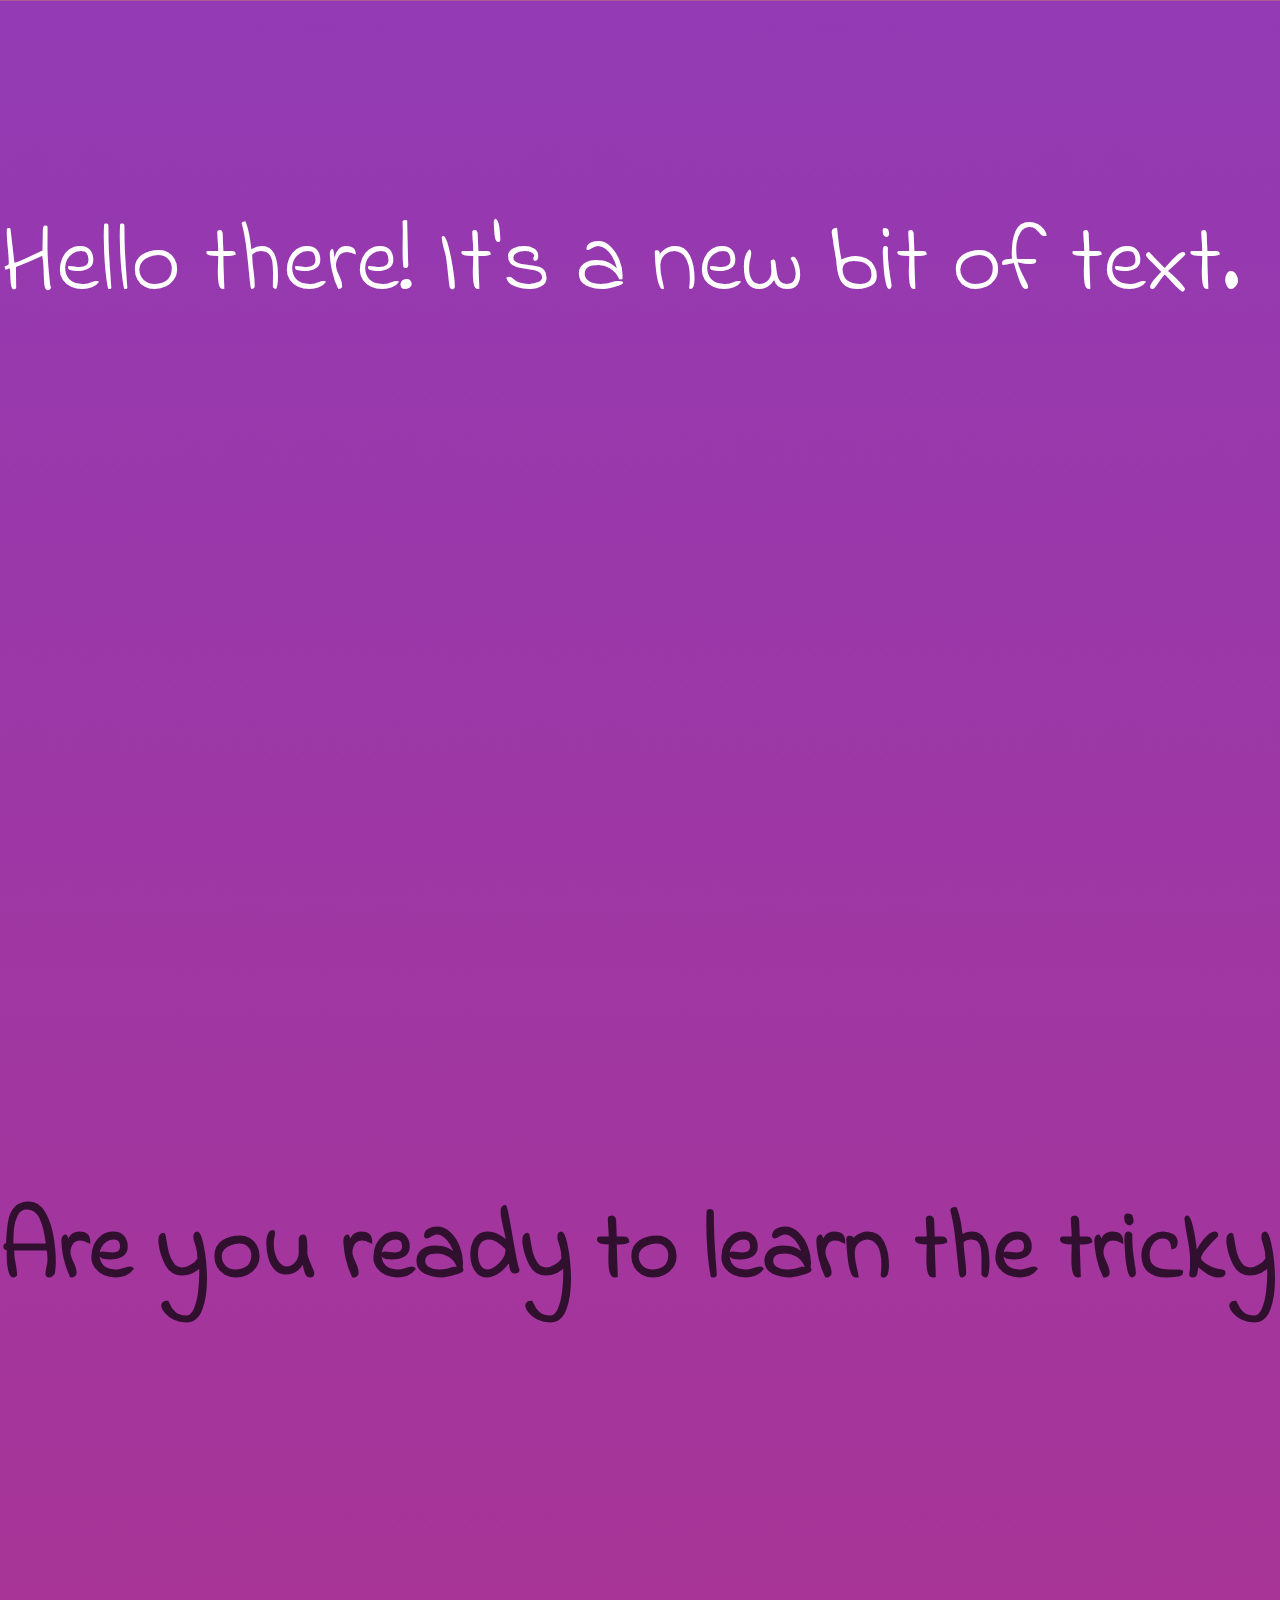
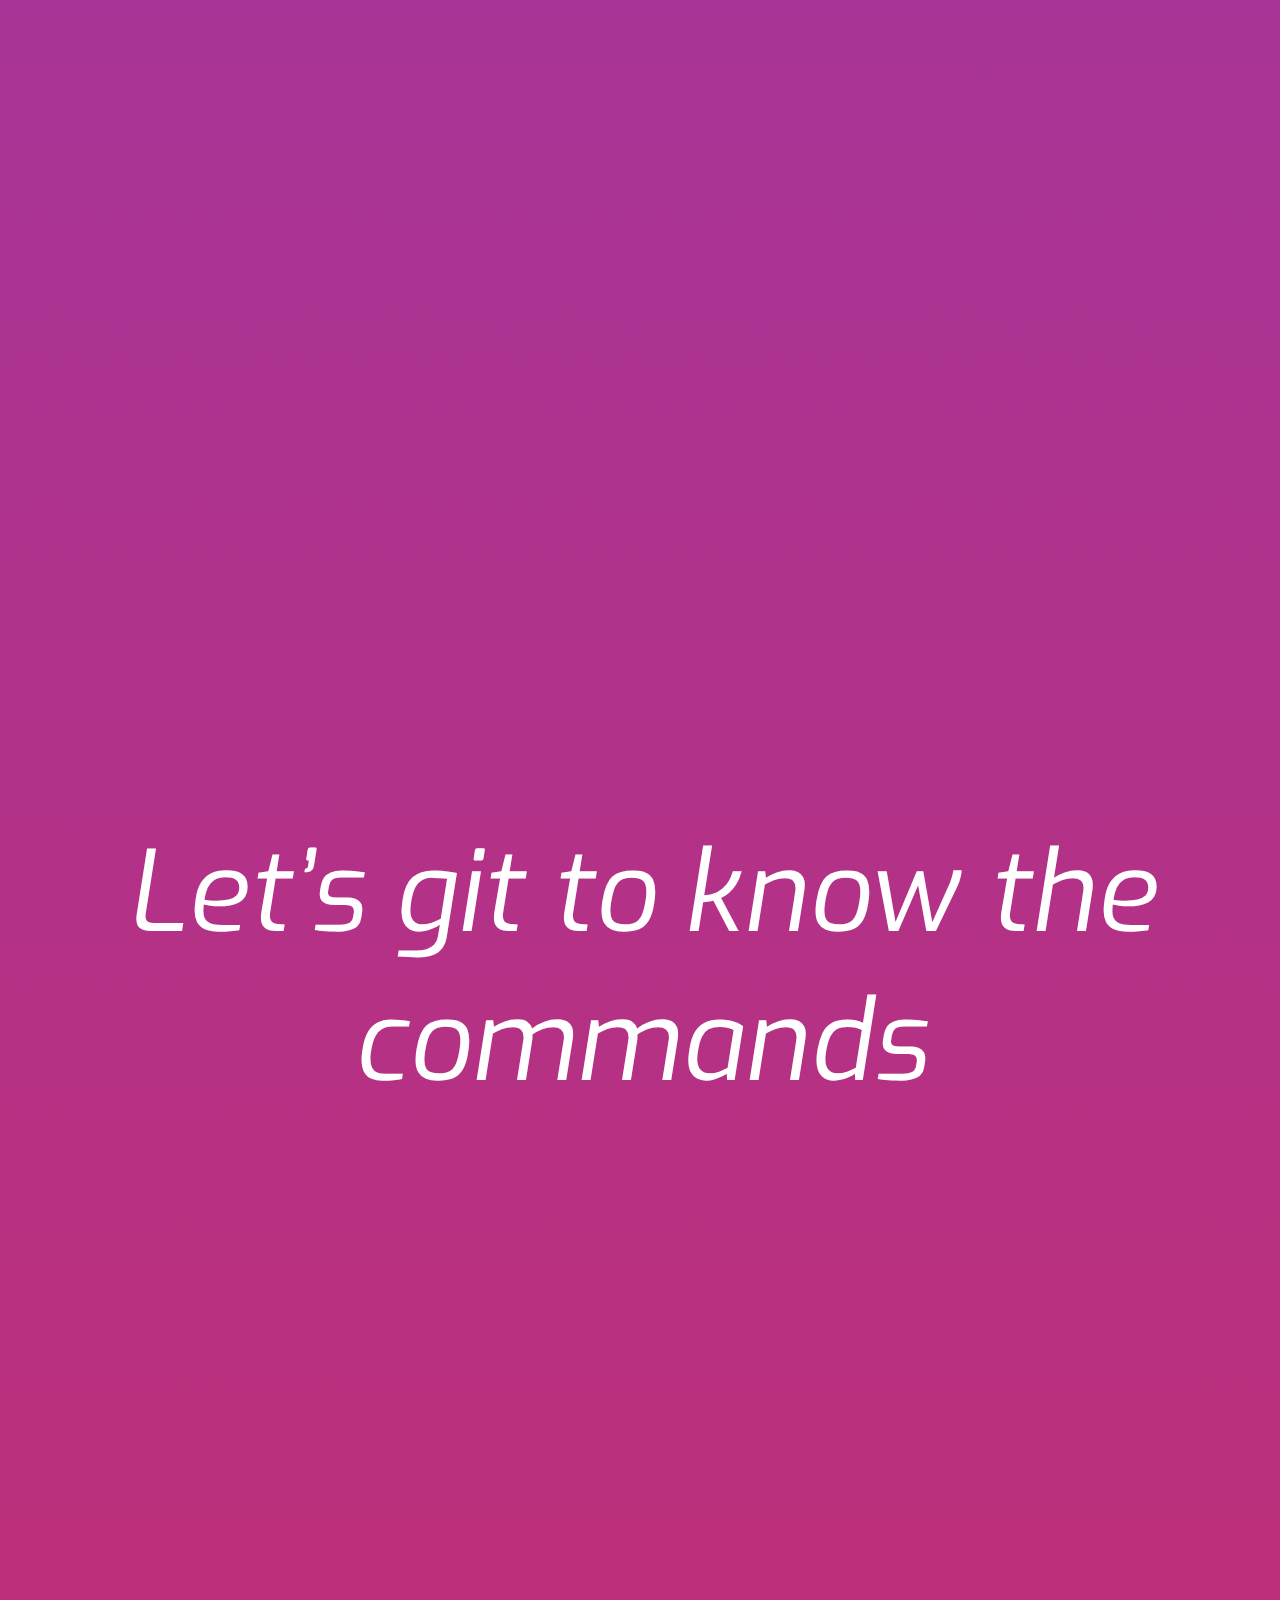
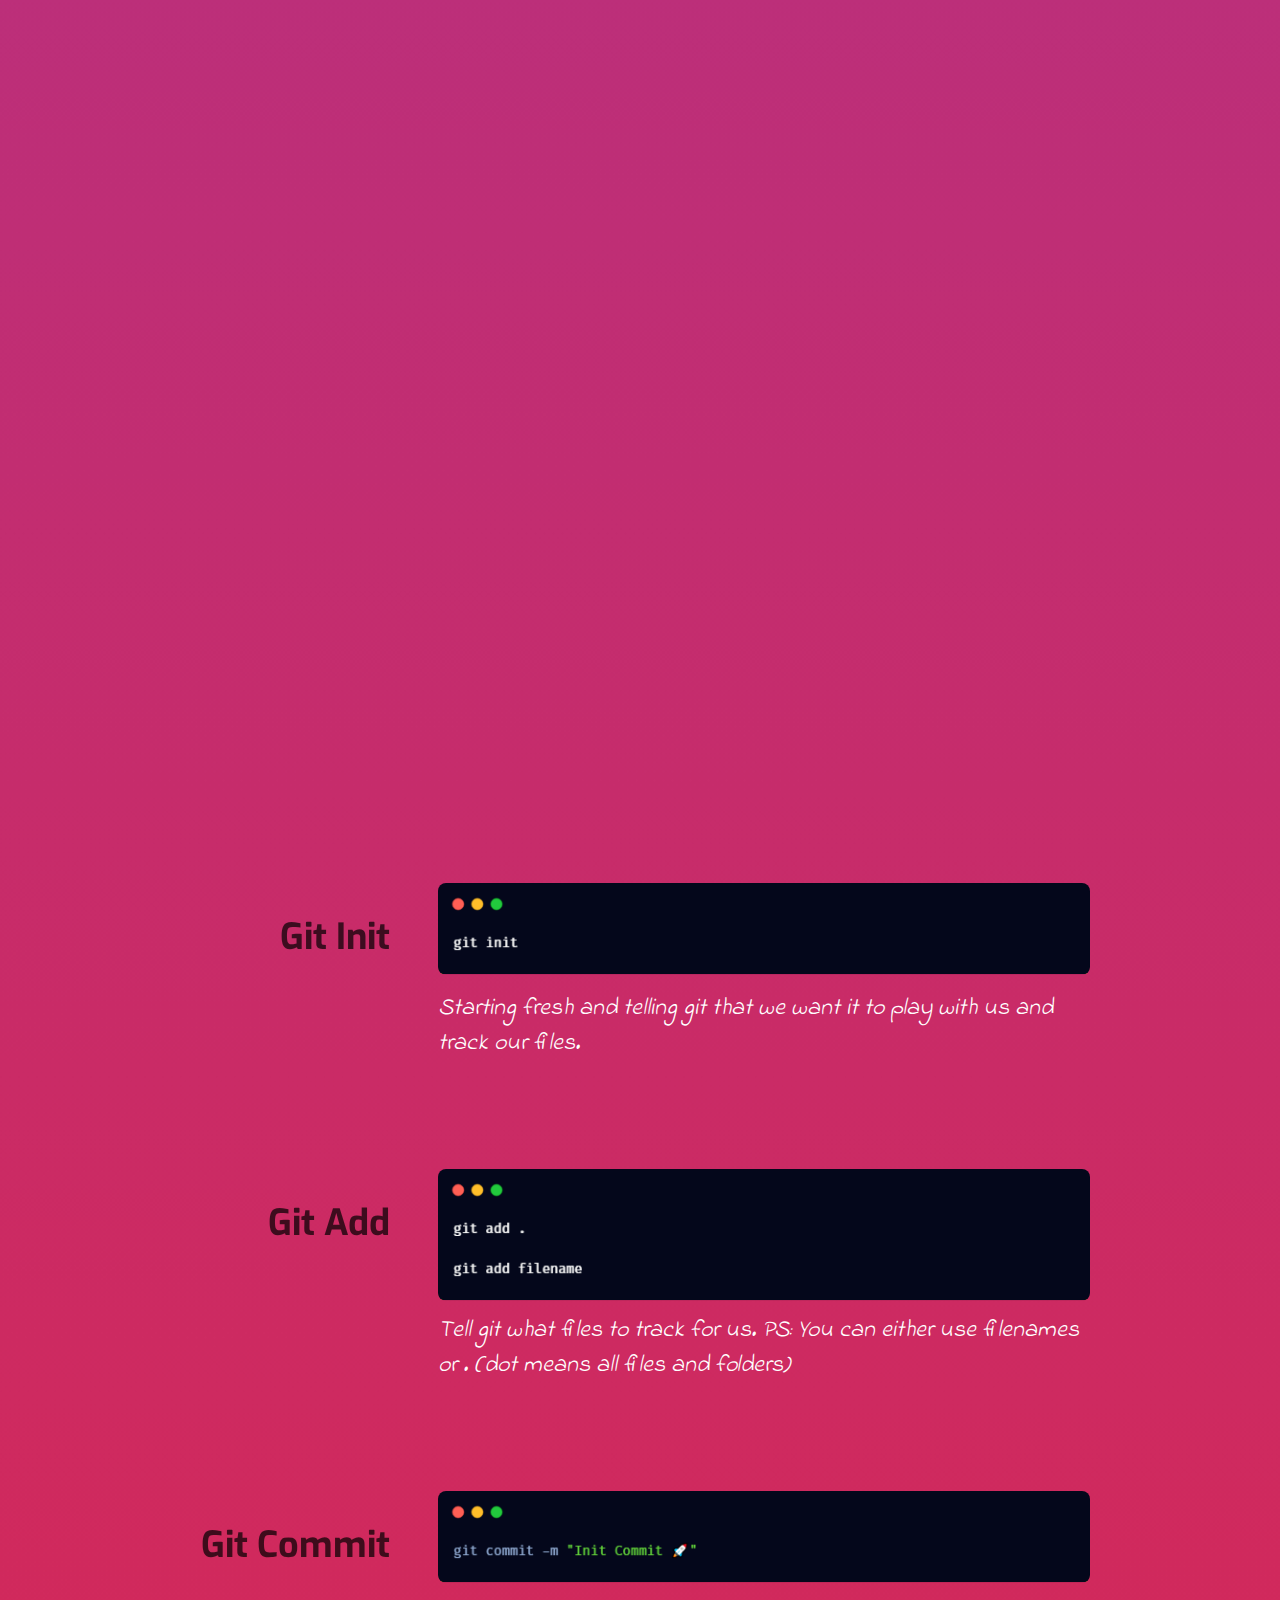
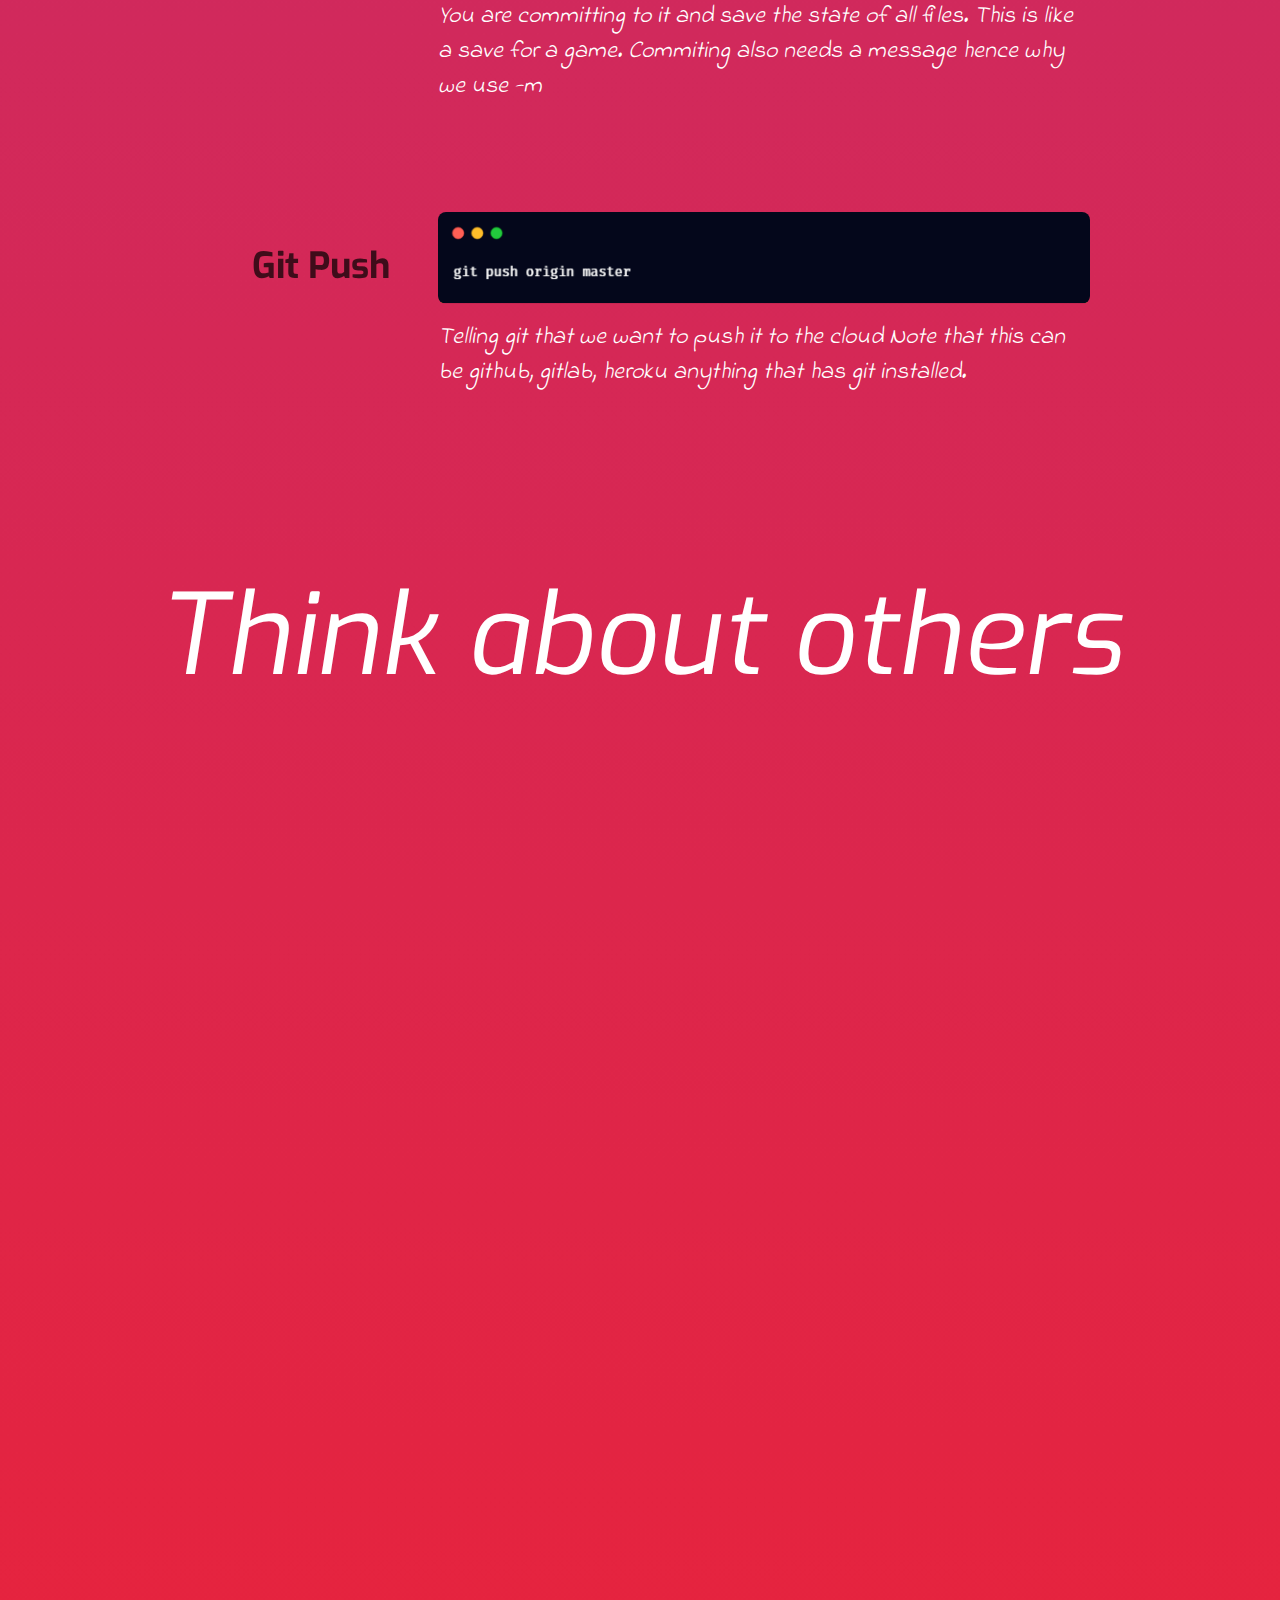
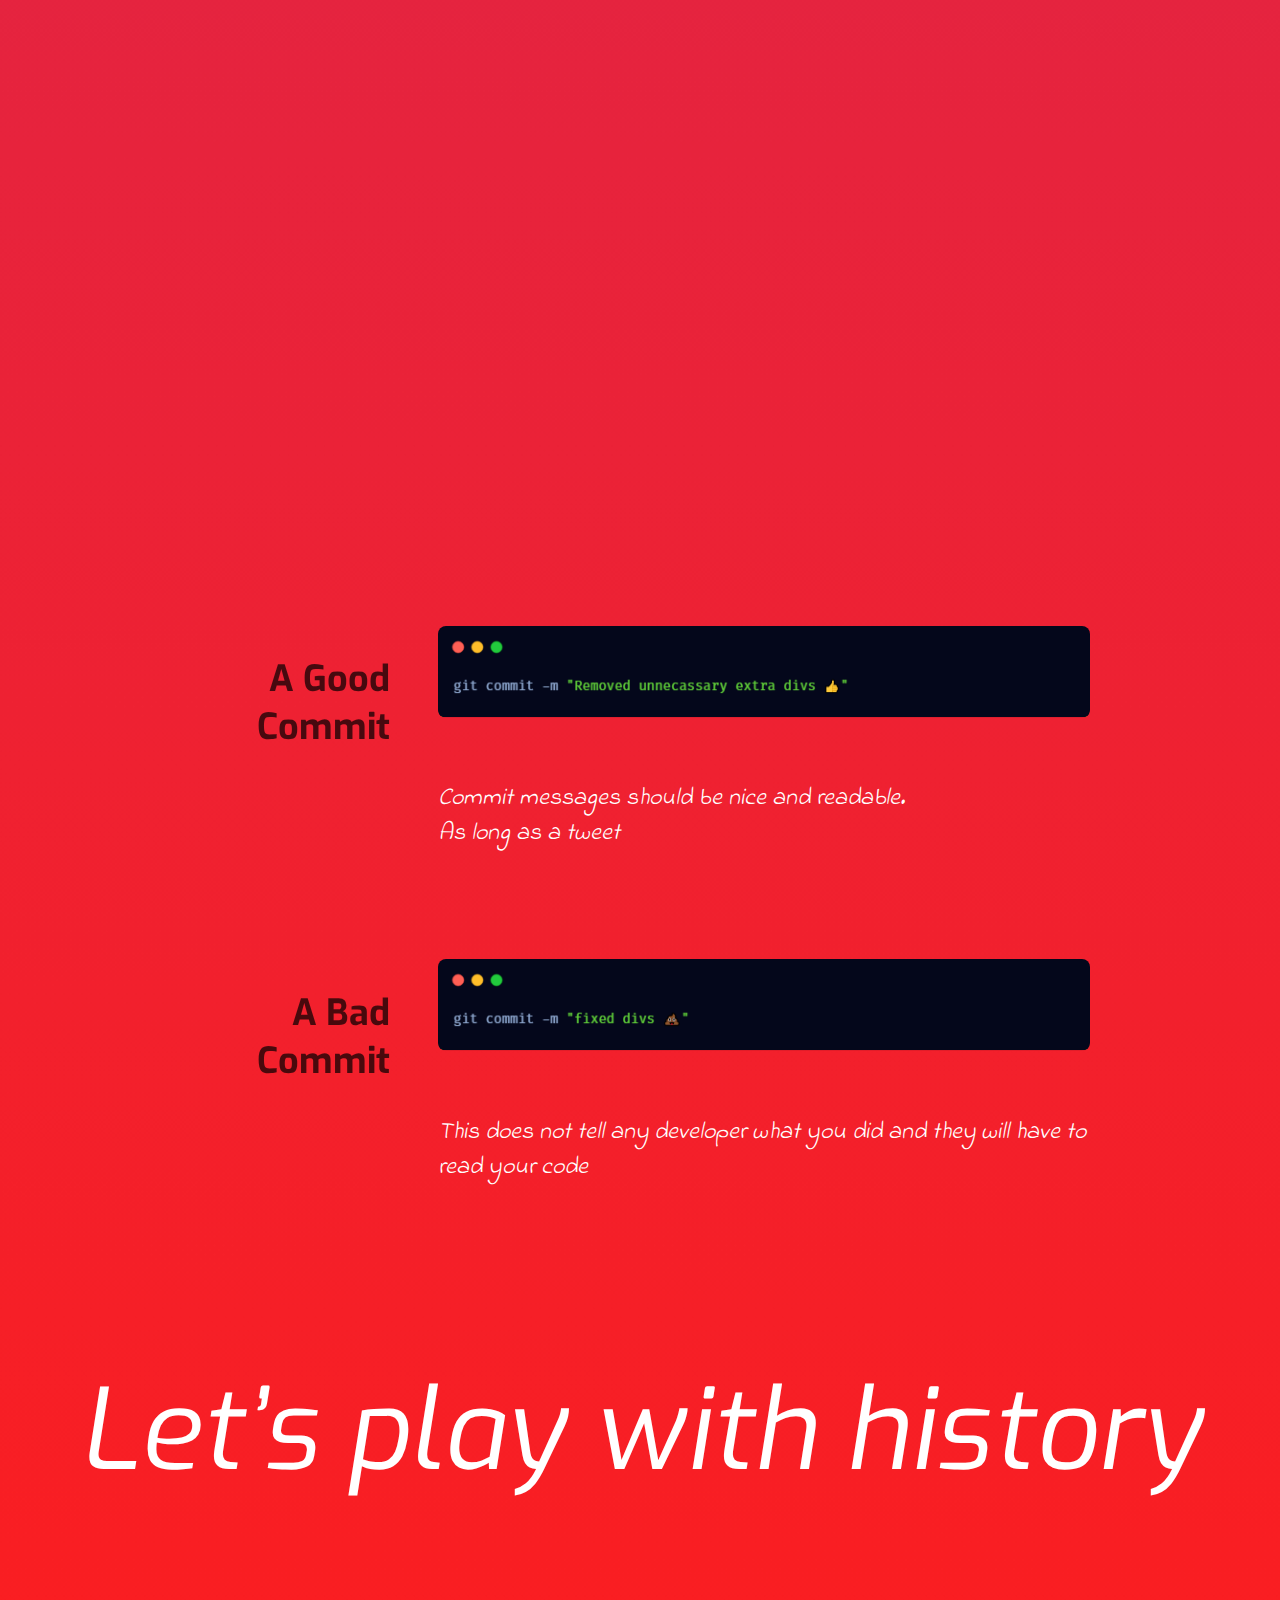
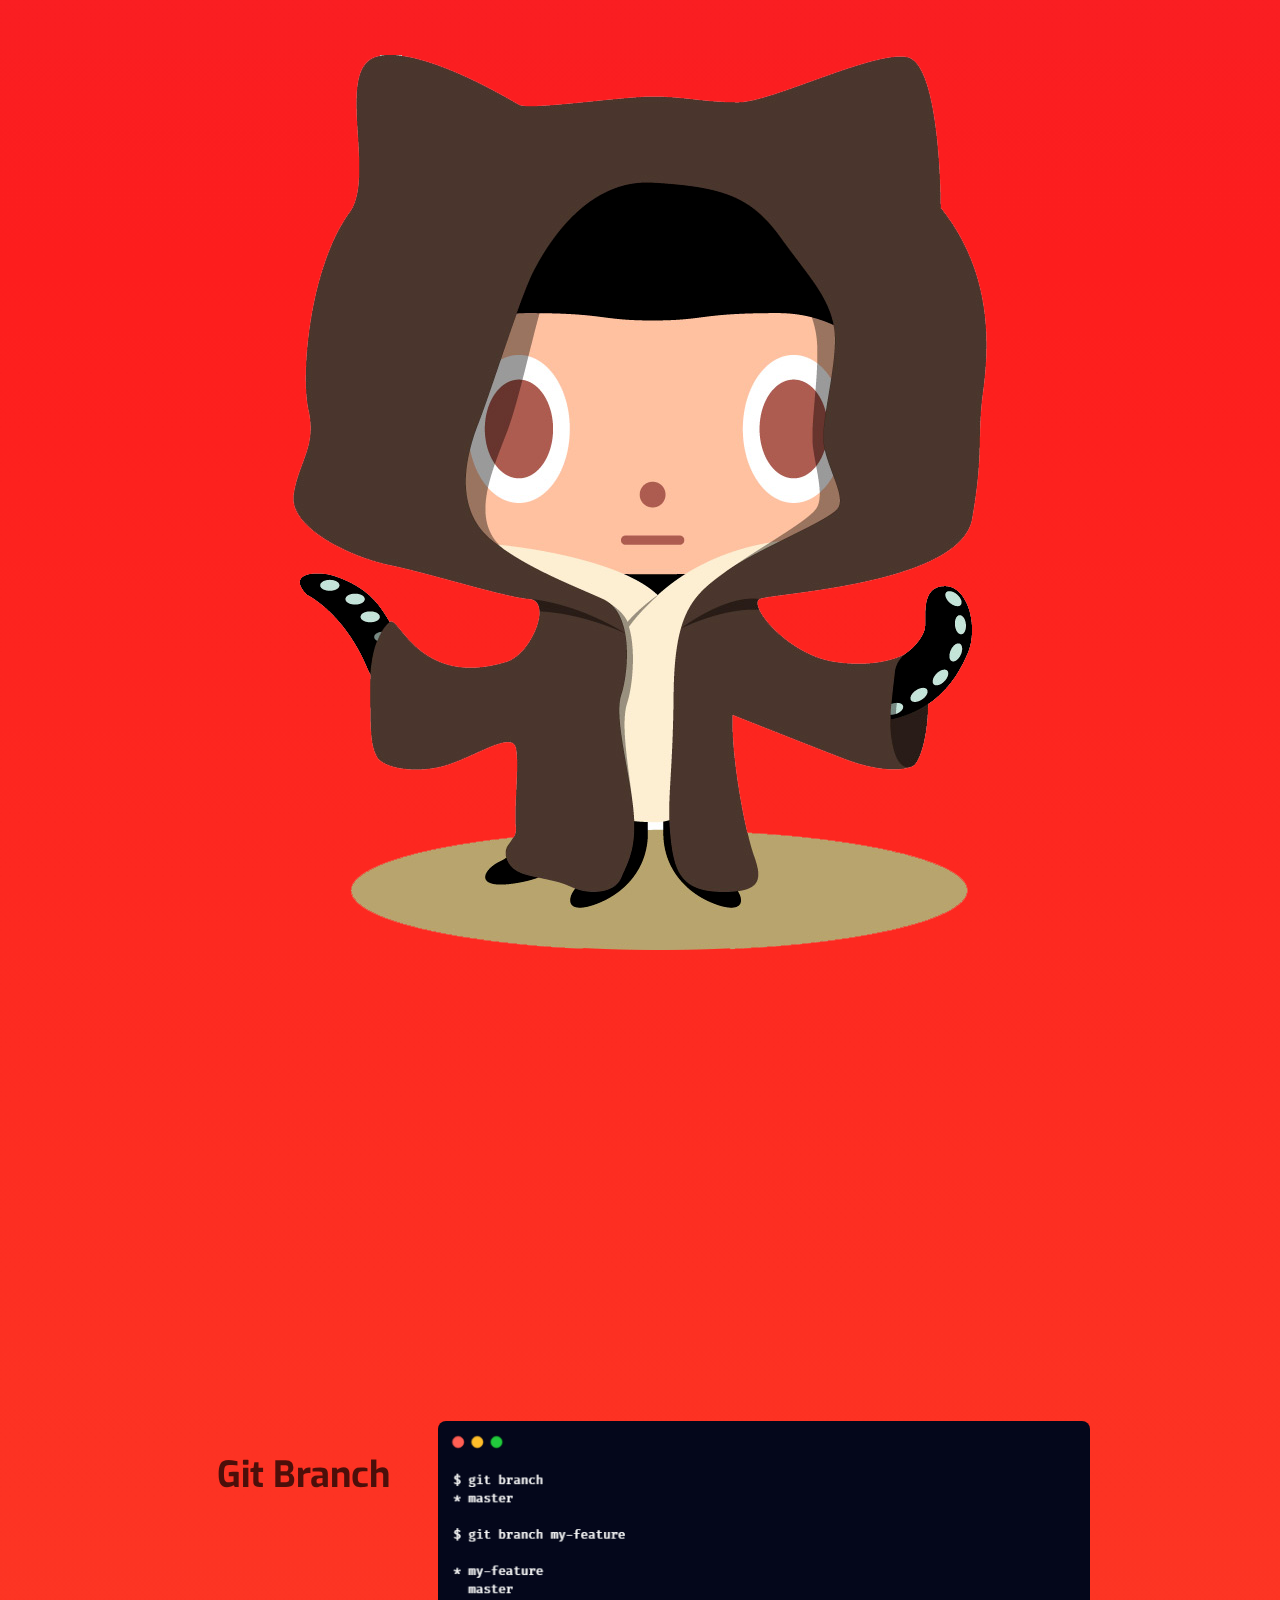
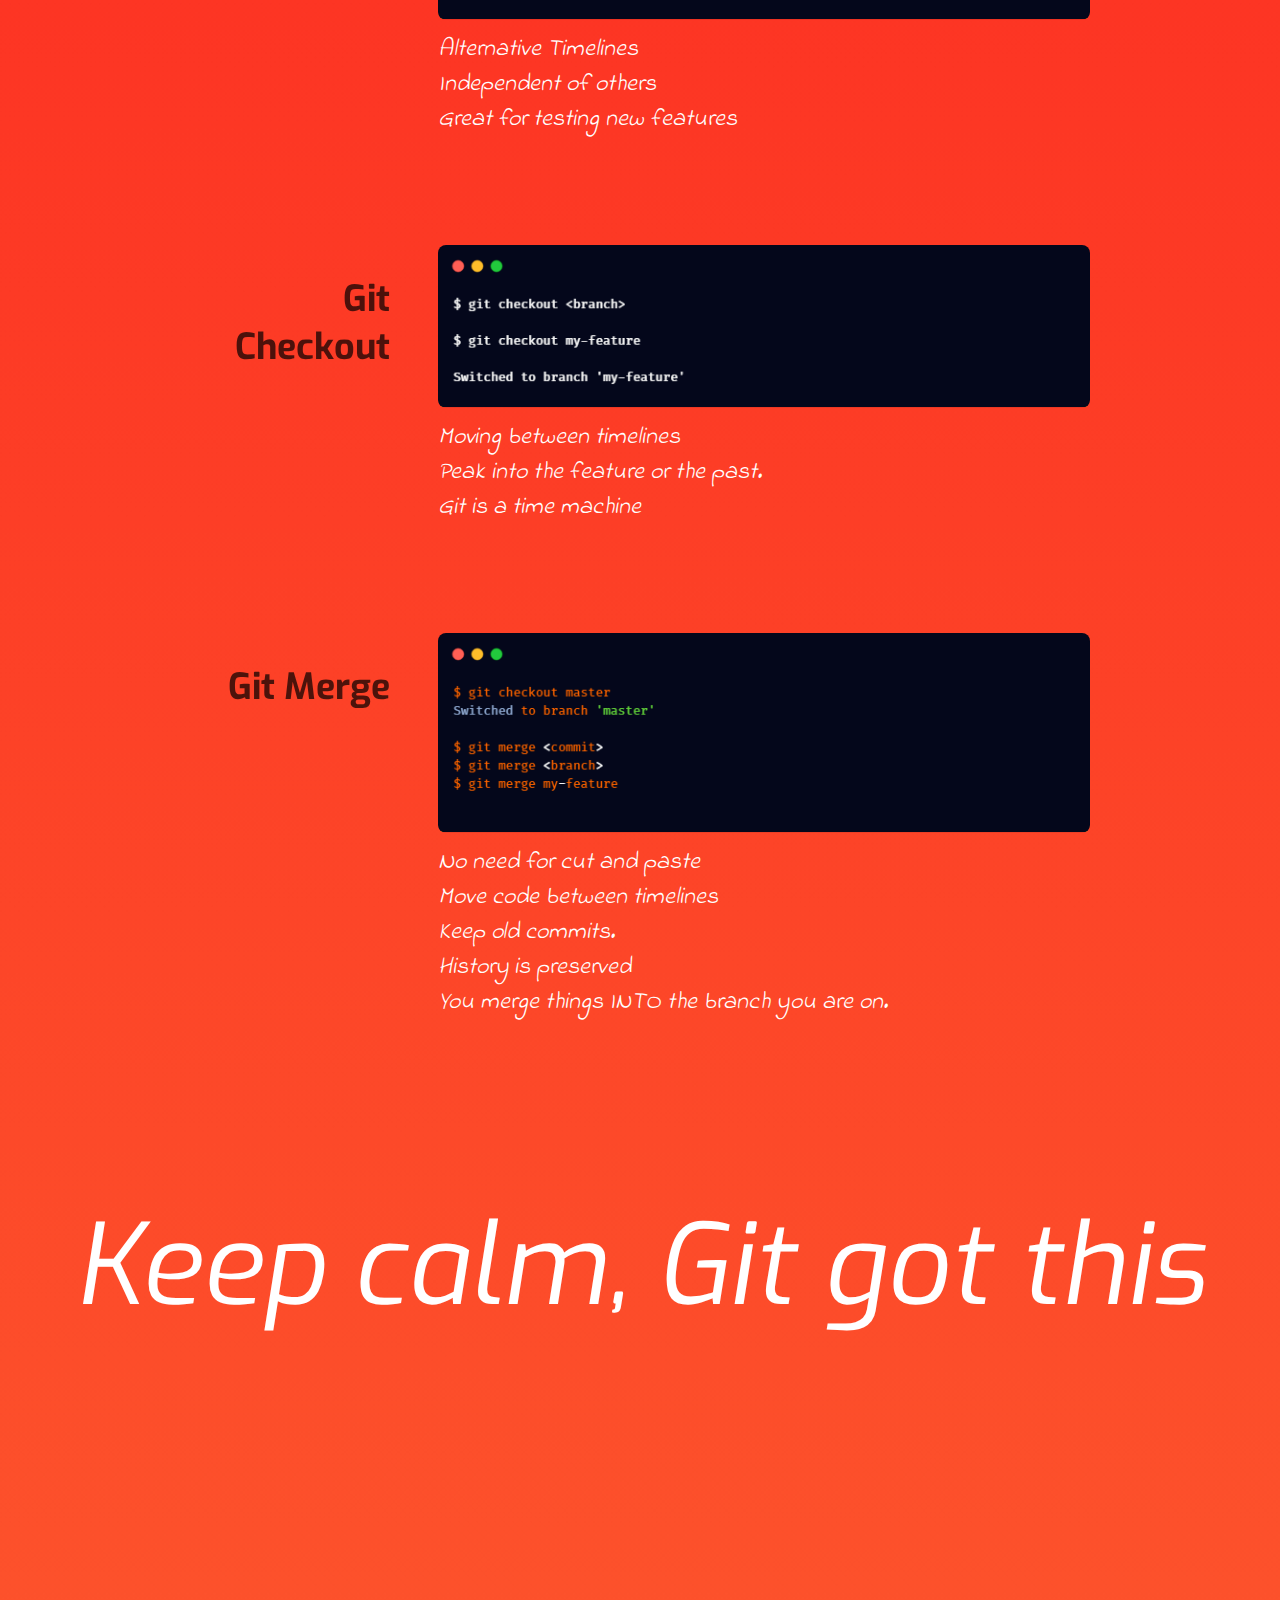
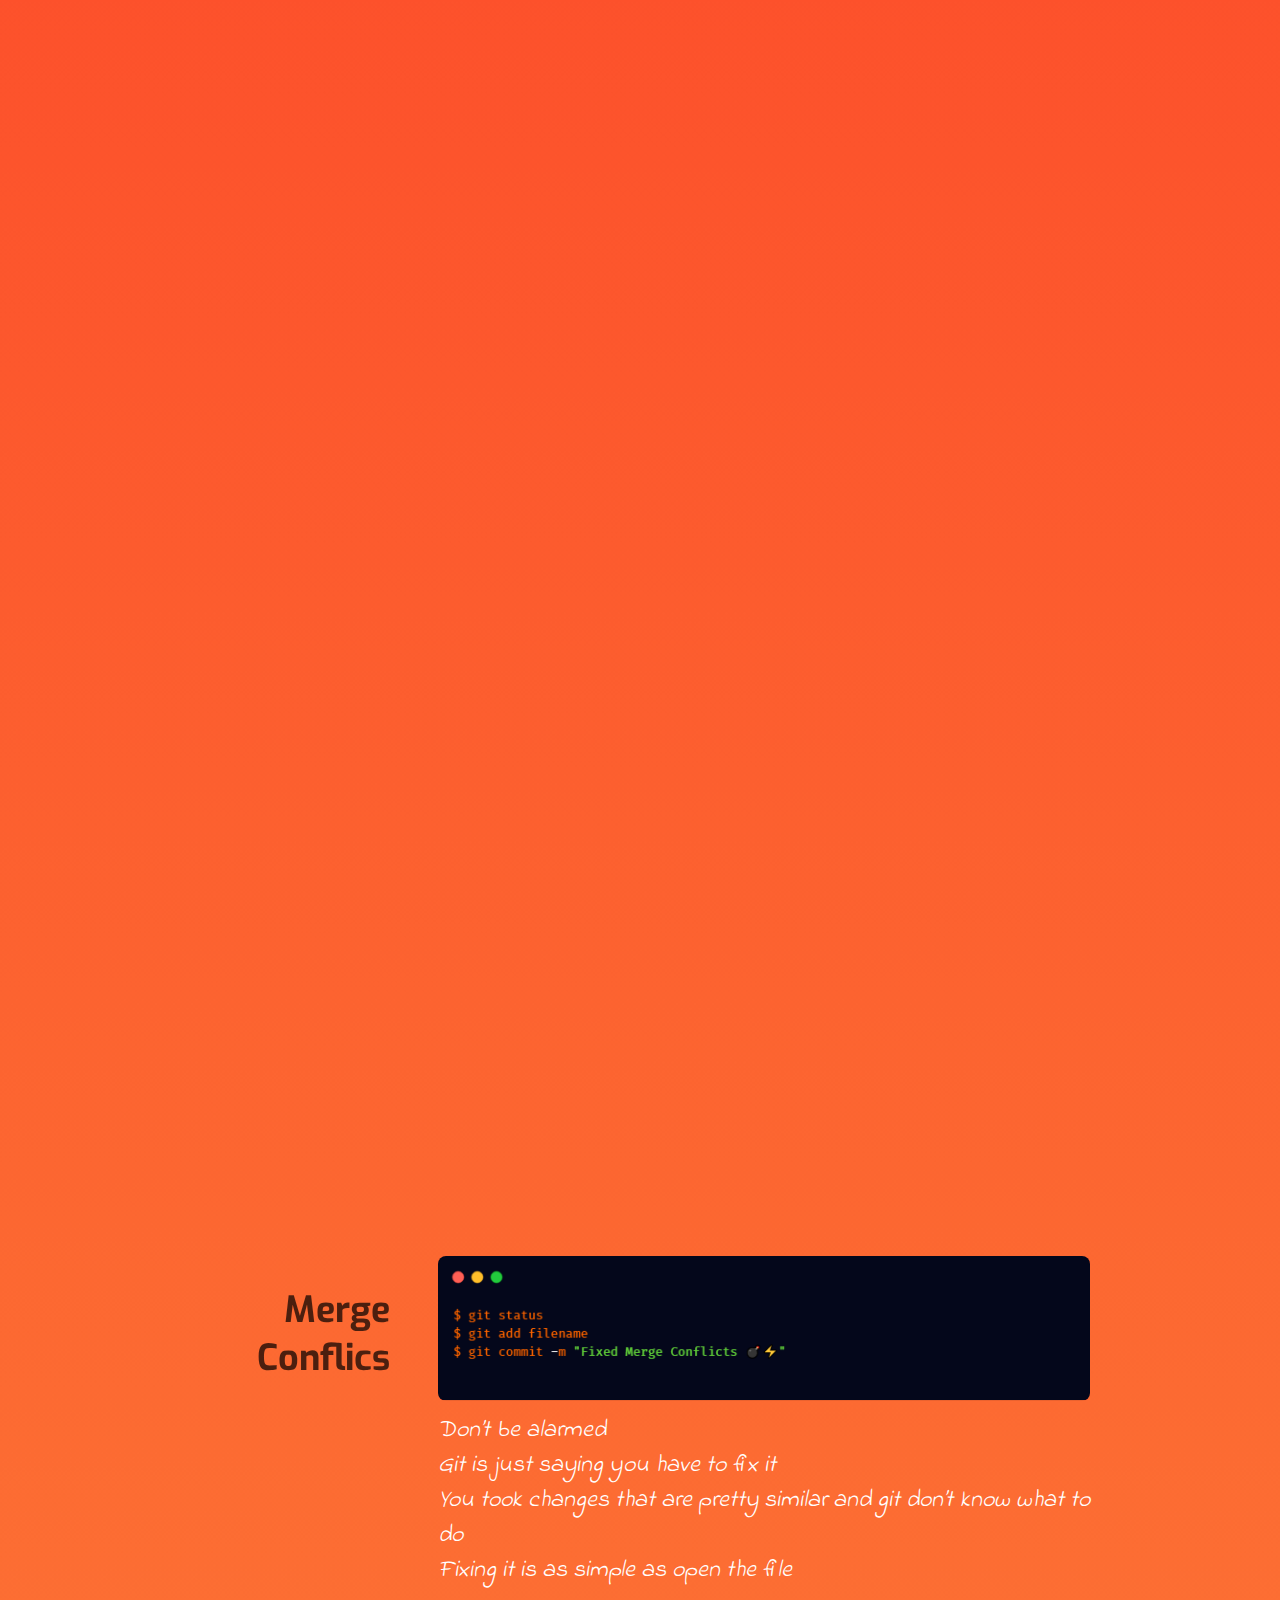
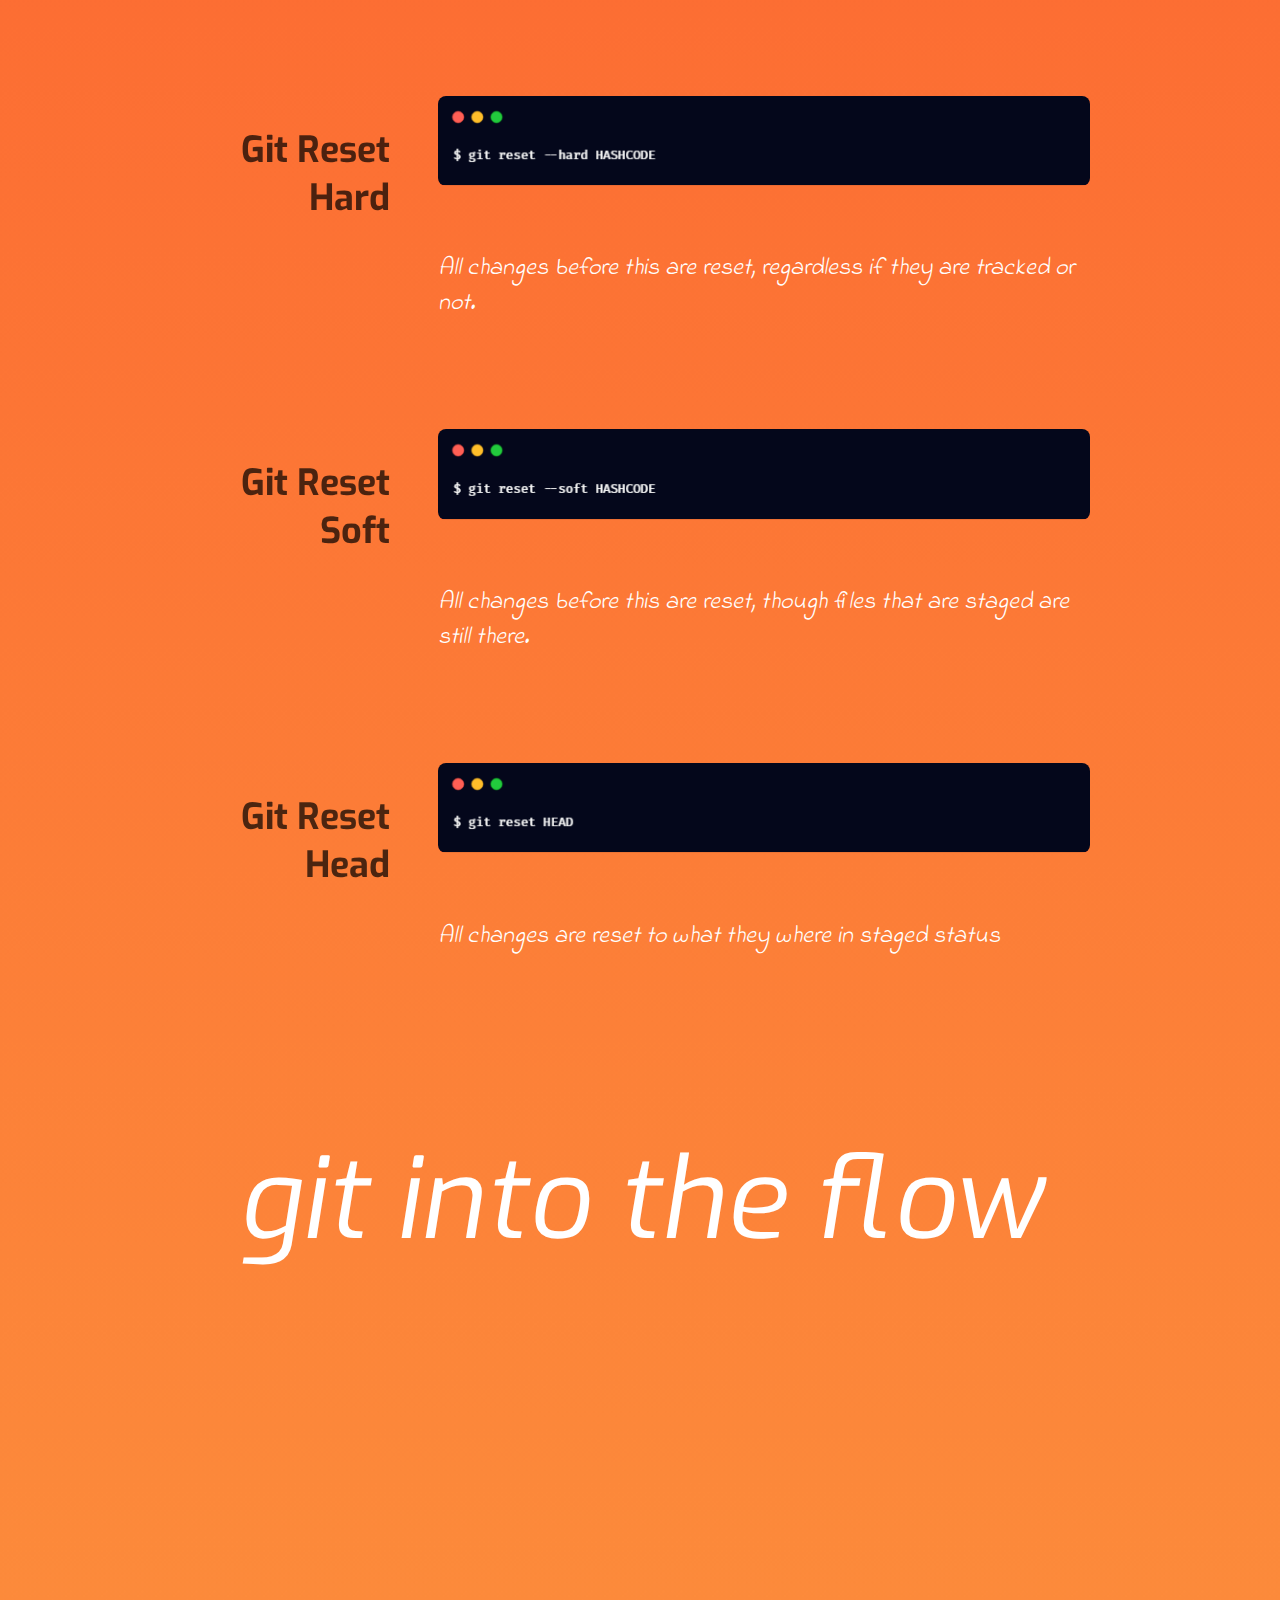
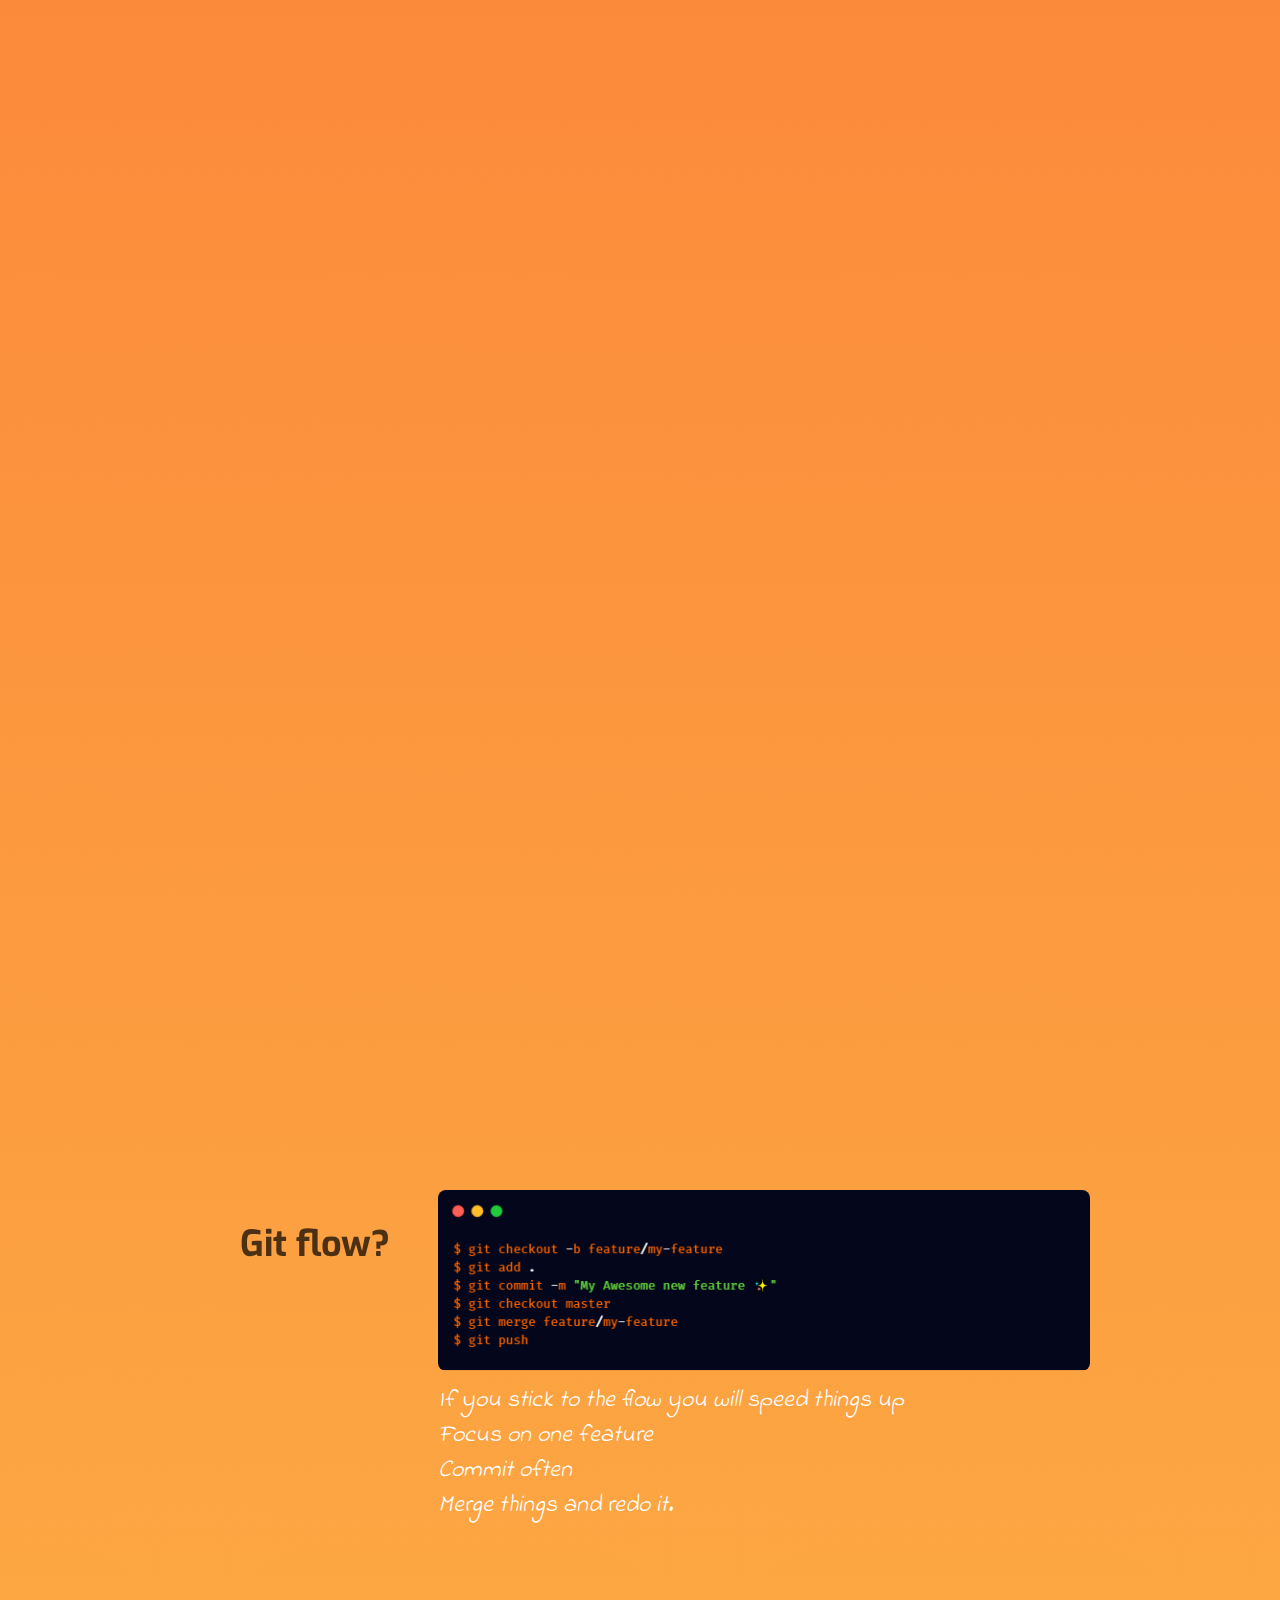
<file: index.html>
<!DOCTYPE html>
<html lang="en">
  <head>
    <meta charset="UTF-8" />
    <meta name="viewport" content="width=device-width, initial-scale=1.0" />
    <meta http-equiv="X-UA-Compatible" content="ie=edge" />
<title>The story of git - Git it together - John Lynch's version!</title>
<meta name="title" content="The story of git - Git it together">
<meta name="description" content="Did you know that git is an amazing tool but hard to learn? Come learn it today in a simple way.">

<!-- Open Graph / Facebook -->
<meta property="og:type" content="website">
<meta property="og:url" content="https://eventyret.github.io/the-git-story/">
<meta property="og:title" content="The story of git - Git it together">
<meta property="og:description" content="Did you know that git is an amazing tool but hard to learn? Come learn it today in a simple way.">
<meta property="og:image" content="https://metatags.io/assets/meta-tags-16a33a6a8531e519cc0936fbba0ad904e52d35f34a46c97a2c9f6f7dd7d336f2.png">

<!-- Twitter -->
<meta property="twitter:card" content="summary_large_image">
<meta property="twitter:url" content="https://eventyret.github.io/the-git-story/">
<meta property="twitter:title" content="The story of git - Git it together">
<meta property="twitter:description" content="Did you know that git is an amazing tool but hard to learn? Come learn it today in a simple way.">
<meta property="twitter:image" content="https://metatags.io/assets/meta-tags-16a33a6a8531e519cc0936fbba0ad904e52d35f34a46c97a2c9f6f7dd7d336f2.png">
    <link rel="stylesheet" href="https://use.fontawesome.com/releases/v5.8.1/css/all.css" />
    <link rel="stylesheet" href="assets/css/style.min.css" />
  </head>
  <body>
    <div class="intro">
      <p class="intro-1">
        Hello there!   It's a new bit of text.
      </p>
      <p class="intro-2">
        Are you ready to learn the tricky bits of git?
      </p>
      <p class="intro-3">git it<span> 🤪</span></p>
    </div>
    <div class="others">
      <p class="css jedi">Let’s git to know the commands</p>
    </div>
    <!-- Git and a team -->
    <div class="content">
      <section class="space">
        <h2 class="section-title">Git Init</h2>
        <p><img src="assets/img/terminal/git-init.png" class="git-terminal" alt="" /></p>
        <p>Starting fresh and telling git that we want it to play with us and track our files.</p>
      </section>
      <section class="space">
        <h2 class="section-title">Git Add</h2>
        <p><img src="assets/img/terminal/git-add.png" class="git-terminal" alt="" /></p>
        <p>
          Tell git what files to track for us. PS: You can either use filenames or . (dot means all files and folders)
        </p>
      </section>
      <section class="space">
        <h2 class="section-title">Git Commit</h2>
        <p><img src="assets/img/terminal/git-commit.png" class="git-terminal" alt="" /></p>
        <p>
          You are committing to it and save the state of all files. This is like a save for a game. Commiting also needs
          a message hence why we use -m
        </p>
      </section>
      <section class="space">
        <h2 class="section-title">Git Push</h2>
        <p><img src="assets/img/terminal/git-push.png" class="git-terminal" alt="" /></p>
        <p>
          Telling git that we want to push it to the cloud Note that this can be github, gitlab, heroku anything that
          has git installed.
        </p>
      </section>
    </div>

    <div class="team">
      <p class="css jedi">Think about others</p>
    </div>

    <div class="content">
      <section class="space">
        <h2 class="section-title">A Good Commit</h2>
        <p><img src="assets/img/terminal/git-commit-good.png" class="git-terminal" alt="" /></p>
        <p>Commit messages should be nice and readable.</p>
        <p>As long as a tweet</p>
      </section>

      <section class="space">
        <h2 class="section-title">A Bad Commit</h2>
        <p><img src="assets/img/terminal/git-commit-poop.png" class="git-terminal" alt="" /></p>
        <p>This does not tell any developer what you did and they will have to read your code</p>
      </section>
    </div>

    <div class="history">
      <p class="css jedi">Let’s play with history</p>
    </div>

    <div class="content">
      <section class="space">
        <h2 class="section-title">Git Branch</h2>
        <p><img src="assets/img/terminal/git-branch-multi.png" class="git-terminal" alt="" /></p>
        <p>Alternative Timelines</p>
        <p>Independent of others</p>
        <p>Great for testing new features</p>
      </section>
      <section class="space">
        <h2 class="section-title">Git Checkout</h2>
        <p><img src="assets/img/terminal/git-checkout.png" class="git-terminal" alt="" /></p>
        <p>Moving between timelines</p>
        <p>Peak into the feature or the past.</p>
        <p>Git is a time machine</p>
      </section>
      <section class="space">
        <h2 class="section-title">Git Merge</h2>
        <p><img src="assets/img/terminal/git-merge.png" class="git-terminal" alt="" /></p>
        <p>No need for cut and paste</p>
        <p>Move code between timelines</p>
        <p>Keep old commits.</p>
        <p>History is preserved</p>
        <p>You merge things INTO the branch you are on.</p>
      </section>
    </div>

    <div class="keep-calm">
      <p class="css jedi">Keep calm, Git got this</p>
    </div>

    <div class="content">
      <section class="space">
        <h2 class="section-title">Merge Conflics</h2>
        <p><img src="assets/img/terminal/git-merge-conflicts.png" class="git-terminal" alt="" /></p>
        <p>Don’t be alarmed</p>
        <p>Git is just saying you have to fix it</p>
        <p>You took changes that are pretty similar and git don’t know what to do</p>
        <p>Fixing it is as simple as open the file</p>
      </section>
      <section class="space">
        <h2 class="section-title">Git Reset Hard</h2>
        <p><img src="assets/img/terminal/git-reset-hard.png" class="git-terminal" alt="" /></p>
        <p>
          All changes before this are reset, regardless if they are tracked or not.
        </p>
      </section>
      <section class="space">
        <h2 class="section-title">Git Reset Soft</h2>
        <p><img src="assets/img/terminal/git-reset-soft.png" class="git-terminal" alt="" /></p>
        <p>
          All changes before this are reset, though files that are staged are still there.
        </p>
      </section>
      <section class="space">
        <h2 class="section-title">Git Reset Head</h2>
        <p><img src="assets/img/terminal/git-reset-head.png" class="git-terminal" alt="" /></p>
        <p>
          All changes are reset to what they where in staged status
        </p>
      </section>
    </div>

    <div class="choppa">
      <p class="css jedi">git into the flow</p>
    </div>

    <div class="content">
      <section class="space">
        <h2 class="section-title">Git flow?</h2>
        <p><img src="assets/img/terminal/git-flow.png" class="git-terminal" alt="" /></p>
        <p>If you stick to the flow you will speed things up</p>
        <p>Focus on one feature</p>
        <p>Commit often</p>
        <p>Merge things and redo it.</p>
      </section>
    </div>

    <div class="the-end">
      <h2 class="top">Thank you</h2>
      <img src="assets/img/octo_eventyret.png" alt="" class="git-terminal" />
      <h2 class="bottom">Now you should git it too</h2>
    </div>
  </body>
</html>
</file>
<file: assets/css/style.min.css>
@import url("https://fonts.googleapis.com/css?family=Exo|Indie+Flower");:root{--clr-1: #933ab4;--clr-2: #fd1d1d;--clr-3: #fcb045;--clr-4: #f7797d;--clr-5: #c6ffdd;--clr-6: #e71d36;--white: #fff}*,*::before,*::after{-webkit-box-sizing:border-box;box-sizing:border-box}body{font-family:'Exo', sans-serif;font-weight:400;background:-webkit-gradient(linear, left bottom, left top, from(var(--clr-3)), color-stop(var(--clr-2)), to(var(--clr-1)));background:linear-gradient(to top, var(--clr-3), var(--clr-2), var(--clr-1));min-height:100vh;font-size:24px;margin:0;color:rgba(0,0,0,0.7)}img{max-width:100%}p{margin:0;font-family:'Indie Flower', cursive}.css{text-align:center;margin-bottom:60vh;font-size:7rem;color:var(--white);font-family:'Exo', sans-serif}.jedi{margin-bottom:10vh;z-index:-1}.content{width:90%;max-width:900px;margin:0 auto}section{display:-ms-grid;display:grid;grid:auto / 200px 1fr;grid-gap:0 2em}section p{-ms-grid-column:2;-ms-grid-column-span:1;grid-column:2 / 3;color:var(--white);font-style:italic}.section-title{-ms-grid-column:1;-ms-grid-column-span:1;grid-column:1 / 2;text-align:right;-ms-flex-item-align:start;-ms-grid-row-align:start;align-self:start;top:1em;position:-webkit-sticky;position:sticky;top:1em}.others{background-image:url("https://octodex.github.com/images/homercat.png");background-position:center center;background-repeat:no-repeat;font-size:2rem;padding:2em;height:180vh;position:relative}.others p{z-index:2;color:var(--white);position:-webkit-sticky;position:sticky;top:2em;font-style:italic}.others::before{content:'';position:absolute;top:0;bottom:0;right:0;left:0;z-index:1}.team{background-image:url("https://octodex.github.com/images/front-end-conftocat.png");background-position:center center;background-repeat:no-repeat;font-size:2rem;padding:2em;height:180vh;position:relative}.team p{z-index:2;color:var(--white);position:-webkit-sticky;position:sticky;top:2em;font-style:italic}.team::before{content:'';position:absolute;top:0;bottom:0;right:0;left:0;z-index:1}.history{background-image:url("../img/octobiwan.png");background-position:center center;background-repeat:no-repeat;font-size:2rem;padding:2em;height:180vh;position:relative}.history p{z-index:2;color:var(--white);position:-webkit-sticky;position:sticky;top:2em;font-style:italic}.history::before{content:'';position:absolute;top:0;bottom:0;right:0;left:0;z-index:1}.keep-calm{background-image:url("https://octodex.github.com/images/femalecodertocat.png");background-position:center center;background-repeat:no-repeat;font-size:2rem;padding:2em;height:180vh;position:relative}.keep-calm p{z-index:2;color:var(--white);position:-webkit-sticky;position:sticky;top:2em;font-style:italic}.keep-calm::before{content:'';position:absolute;top:0;bottom:0;right:0;left:0;z-index:1}.choppa{background-image:url("https://octodex.github.com/images/repo.png");background-position:center center;background-repeat:no-repeat;font-size:2rem;padding:2em;height:180vh;position:relative}.choppa p{z-index:2;color:var(--white);position:-webkit-sticky;position:sticky;top:2em;font-style:italic}.choppa::before{content:'';position:absolute;top:0;bottom:0;right:0;left:0;z-index:1}.intro{display:-ms-grid;display:grid;grid:'hello hello' 75vh 'you-ready git-it' 125vh / -webkit-max-content 1fr;grid:'hello hello' 75vh 'you-ready git-it' 125vh / max-content 1fr;margin-bottom:60vh;grid-gap:15px;font-size:4em}.intro-1{grid-area:hello;color:var(--white);-ms-flex-item-align:center;-ms-grid-row-align:center;align-self:center;position:-webkit-sticky;position:sticky;top:2em;margin-bottom:1.5em}.intro-2{grid-area:you-ready;font-weight:900;position:-webkit-sticky;position:sticky;-ms-flex-item-align:center;-ms-grid-row-align:center;align-self:center;top:3.5em}.intro-3{grid-area:git-it;color:var(--white);-ms-flex-item-align:end;-ms-grid-row-align:end;align-self:end;font-weight:900;font-style:italic}.intro-3 span{font-style:normal}.space{margin:12vh 0}.the-end{position:relative;text-align:center;height:55vh}.the-end .top,.the-end .bottom{color:var(--white)}.the-end .top{font-size:7rem;position:-webkit-sticky;position:sticky;-ms-flex-item-align:start;-ms-grid-row-align:start;align-self:start;top:2em}.the-end .bottom{font-size:5rem;margin-top:26vh}.the-end img{margin:0 auto;margin:-8vh 0 -32vh 0;position:-webkit-sticky;position:sticky;top:0}.git-terminal{border-radius:8px}
</file>
